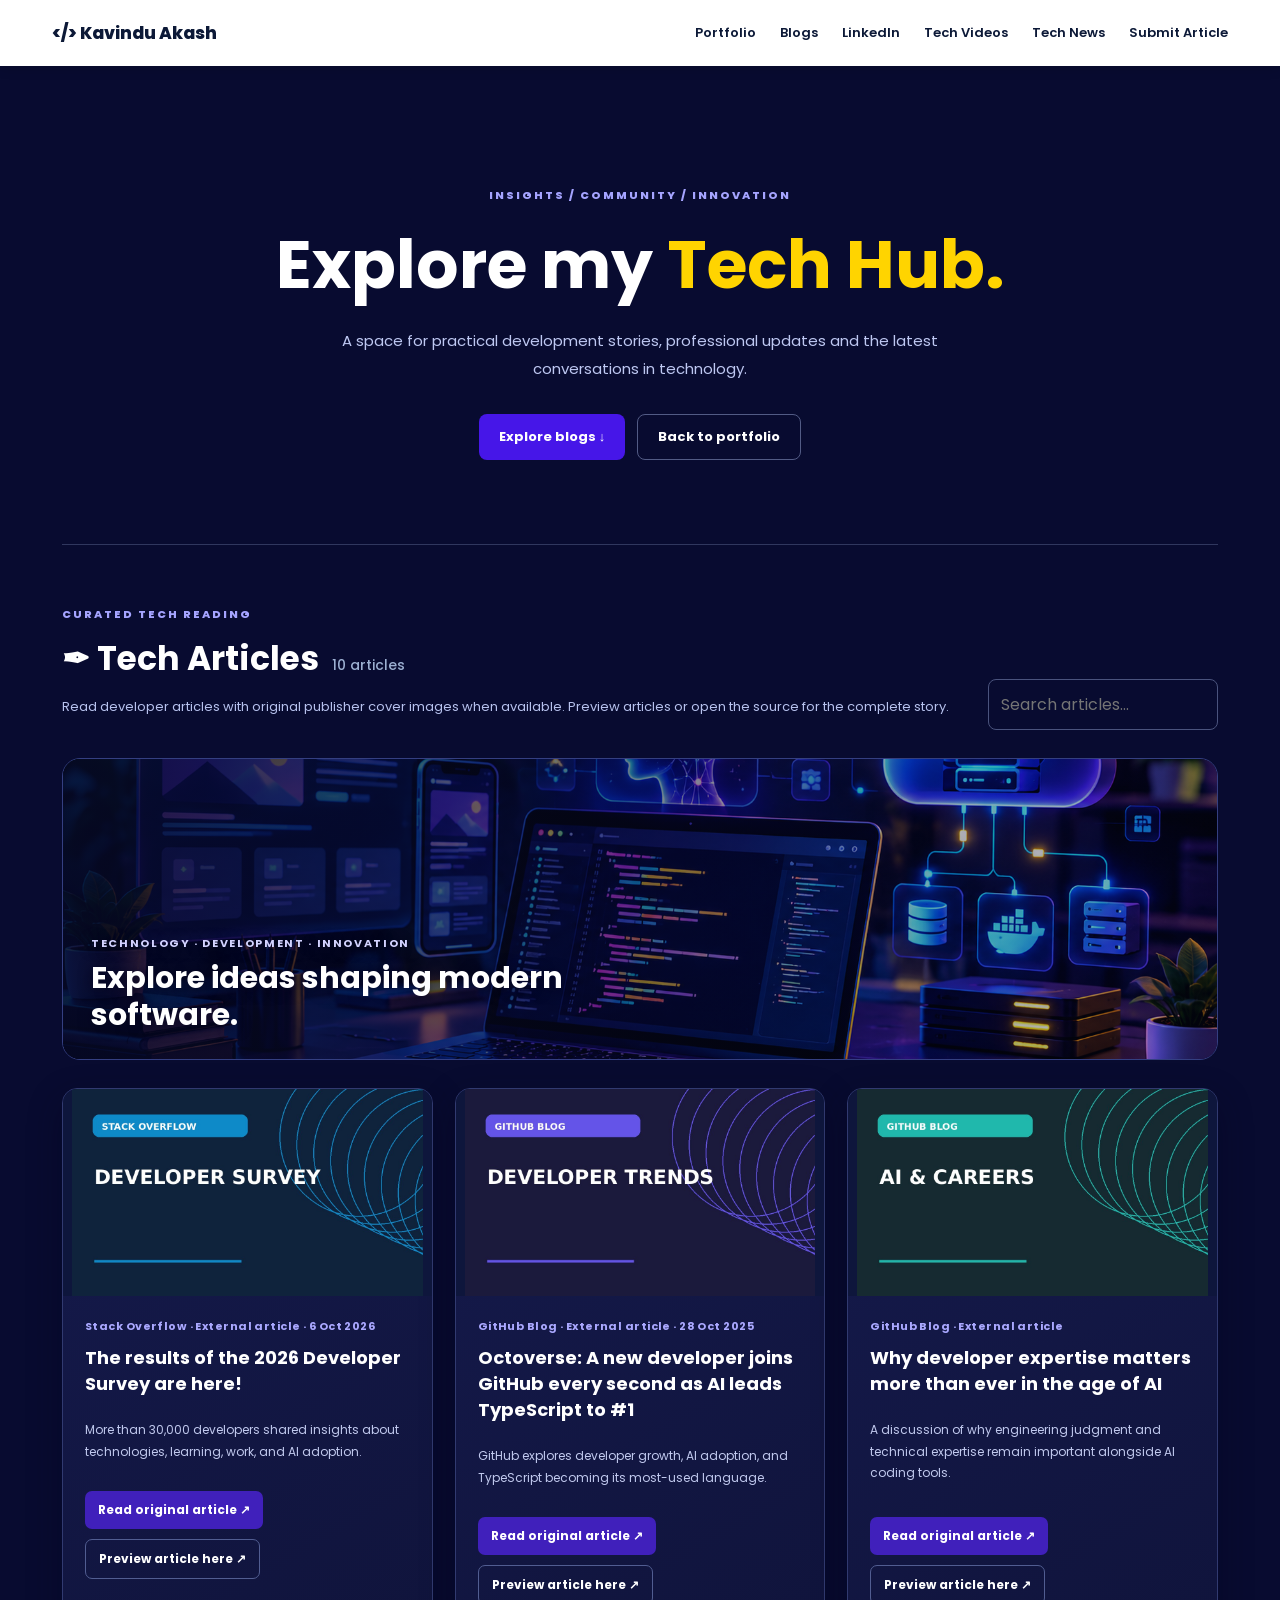
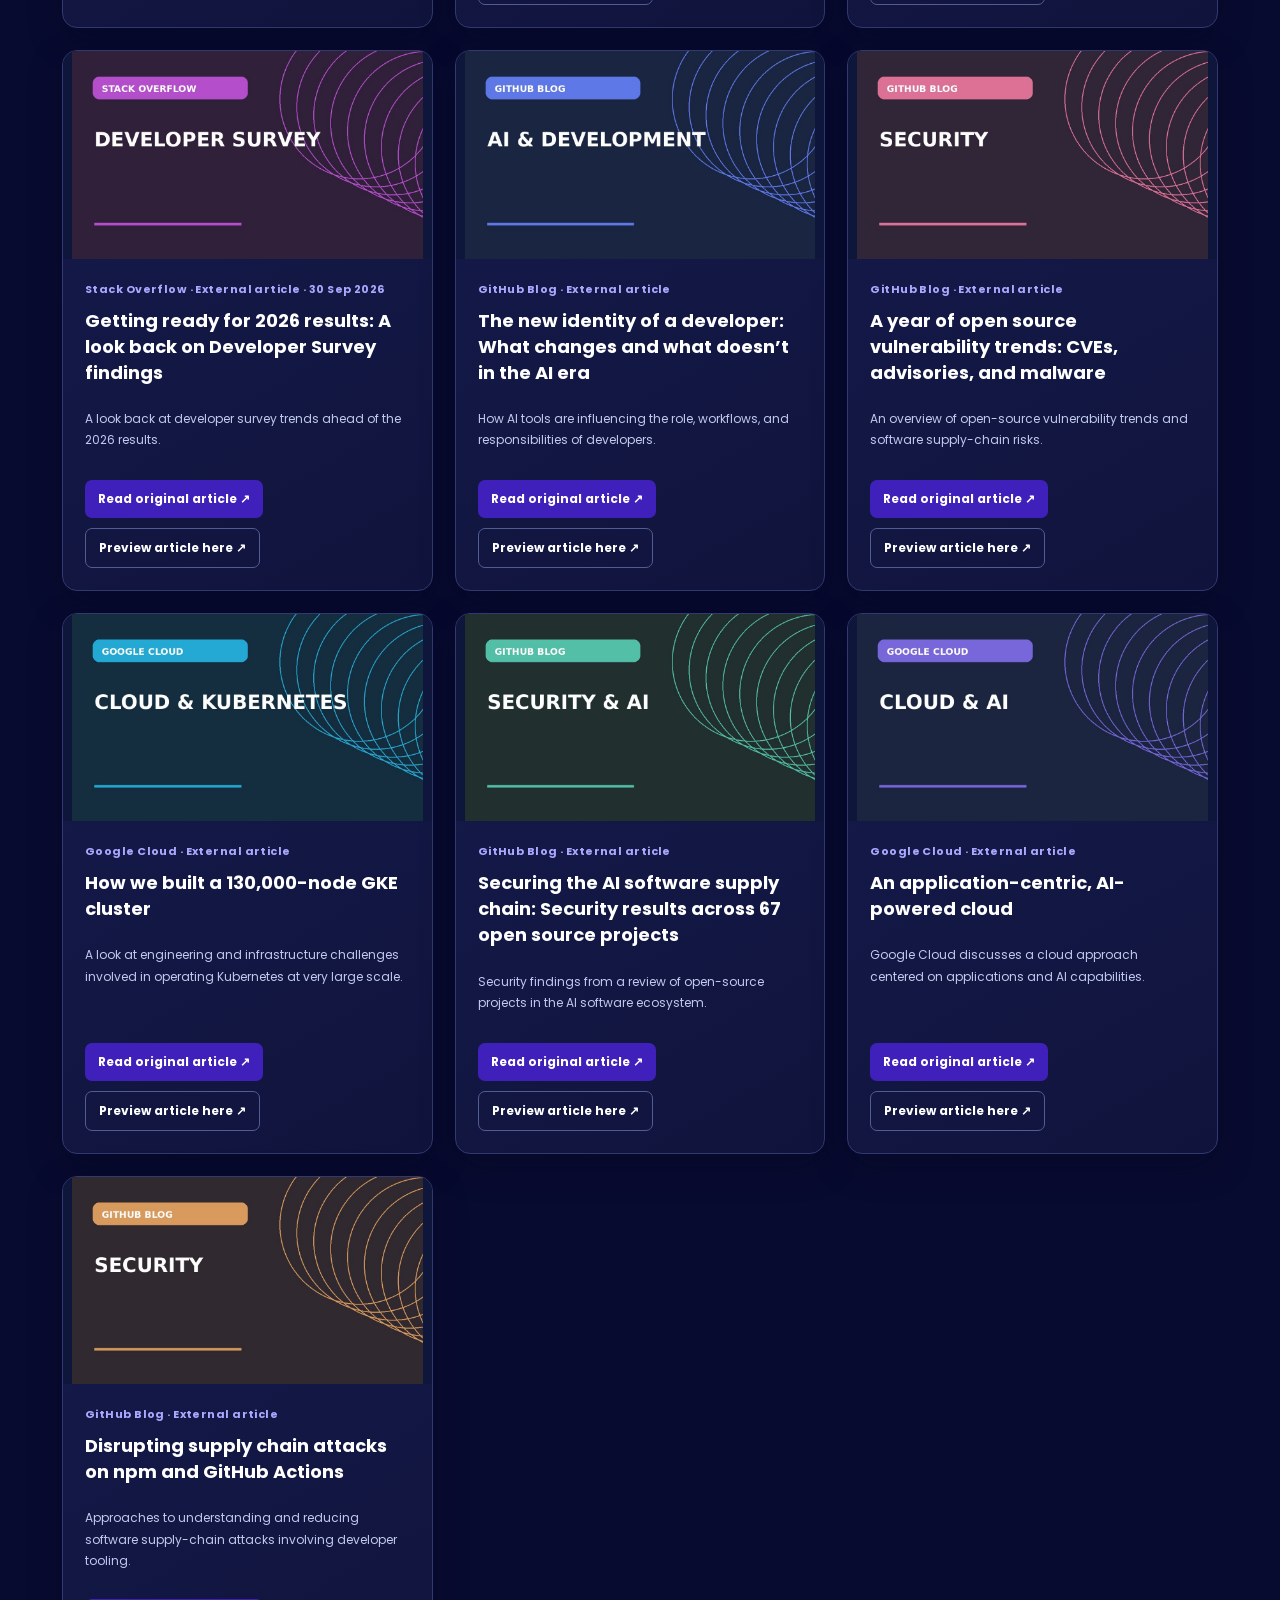
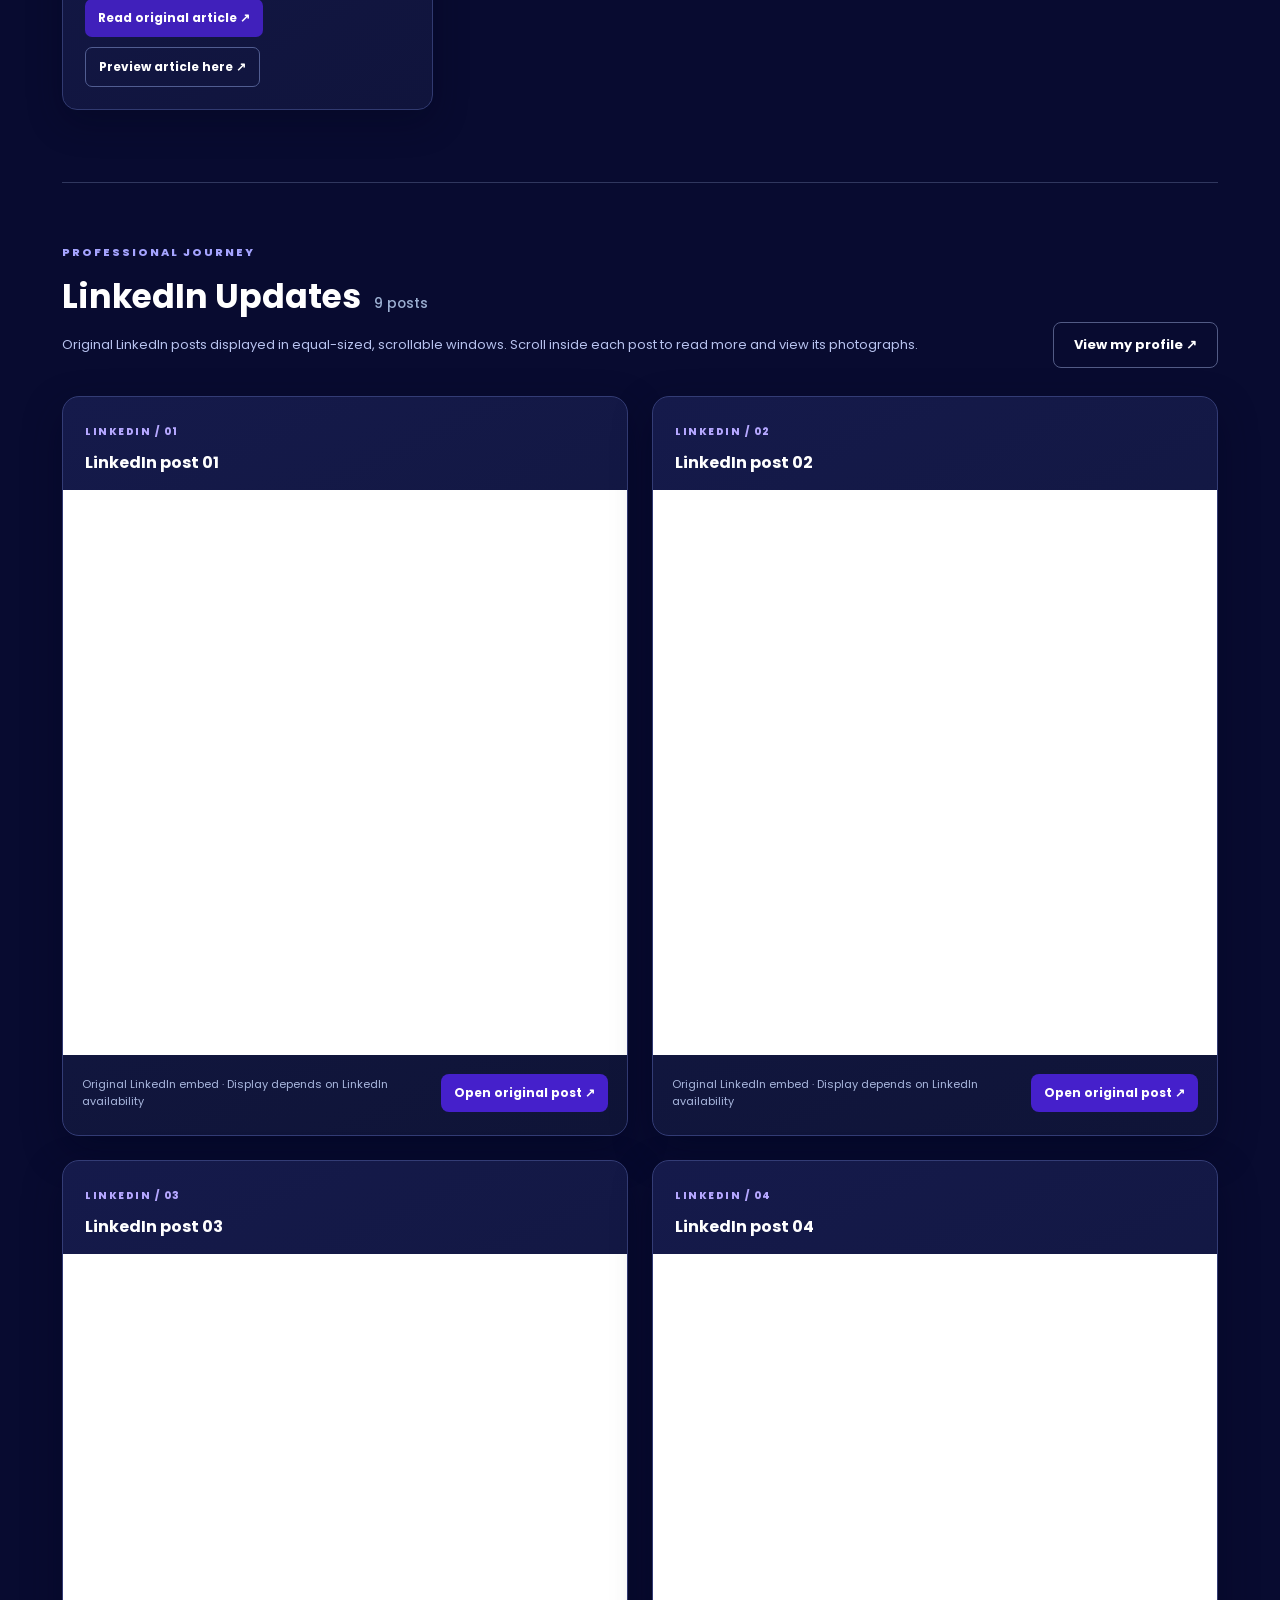
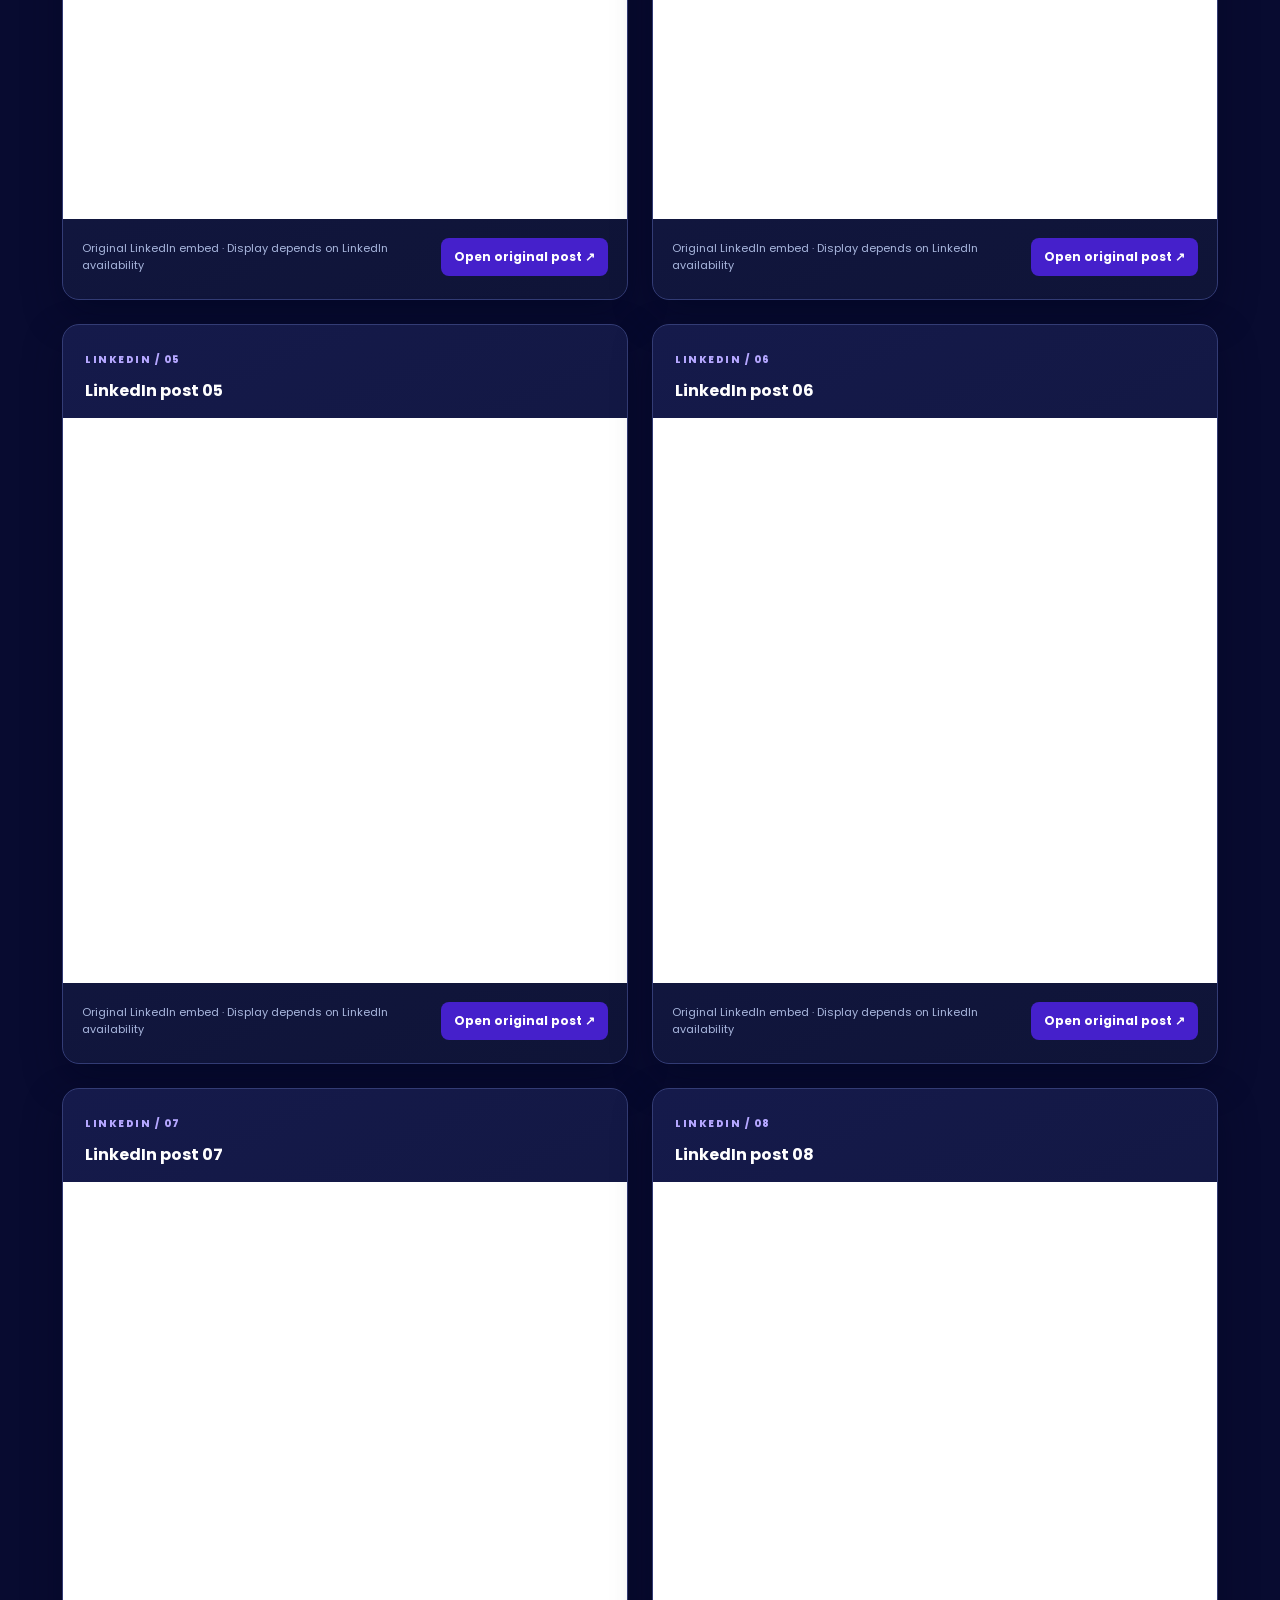
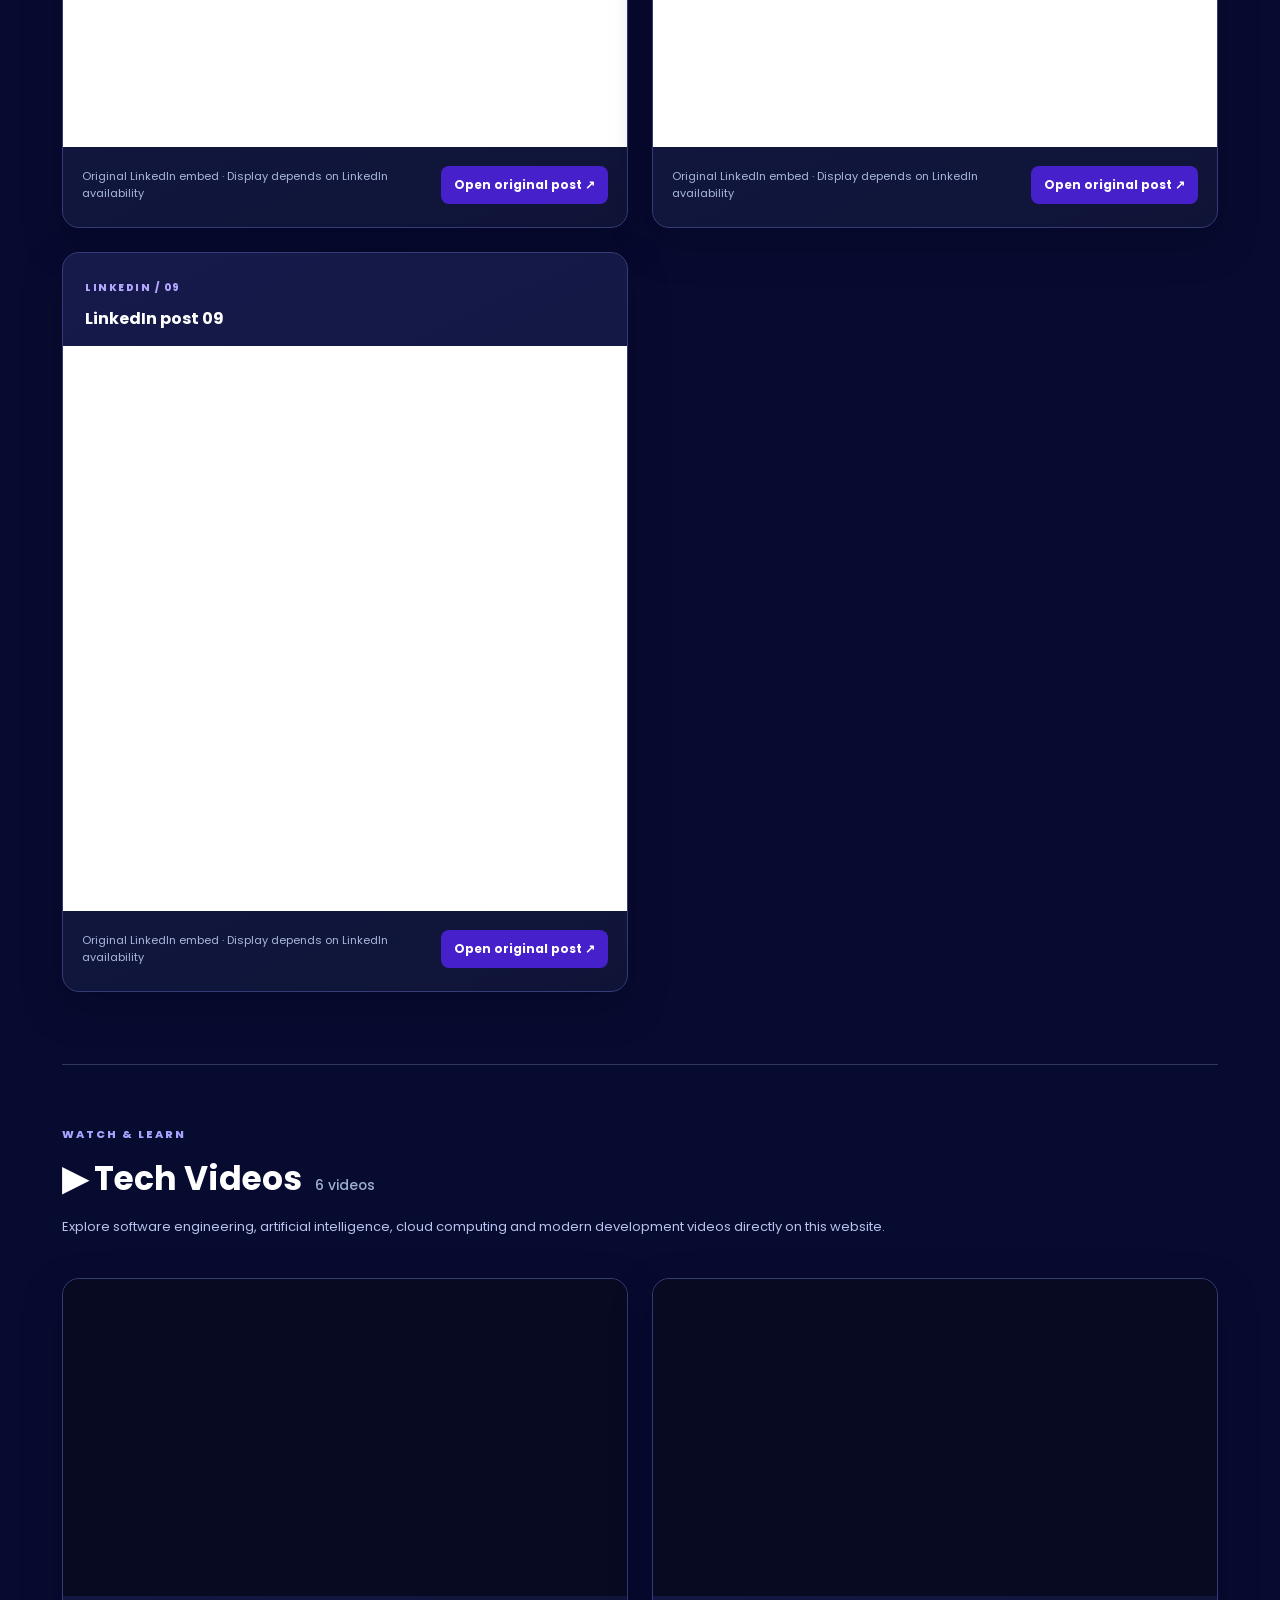
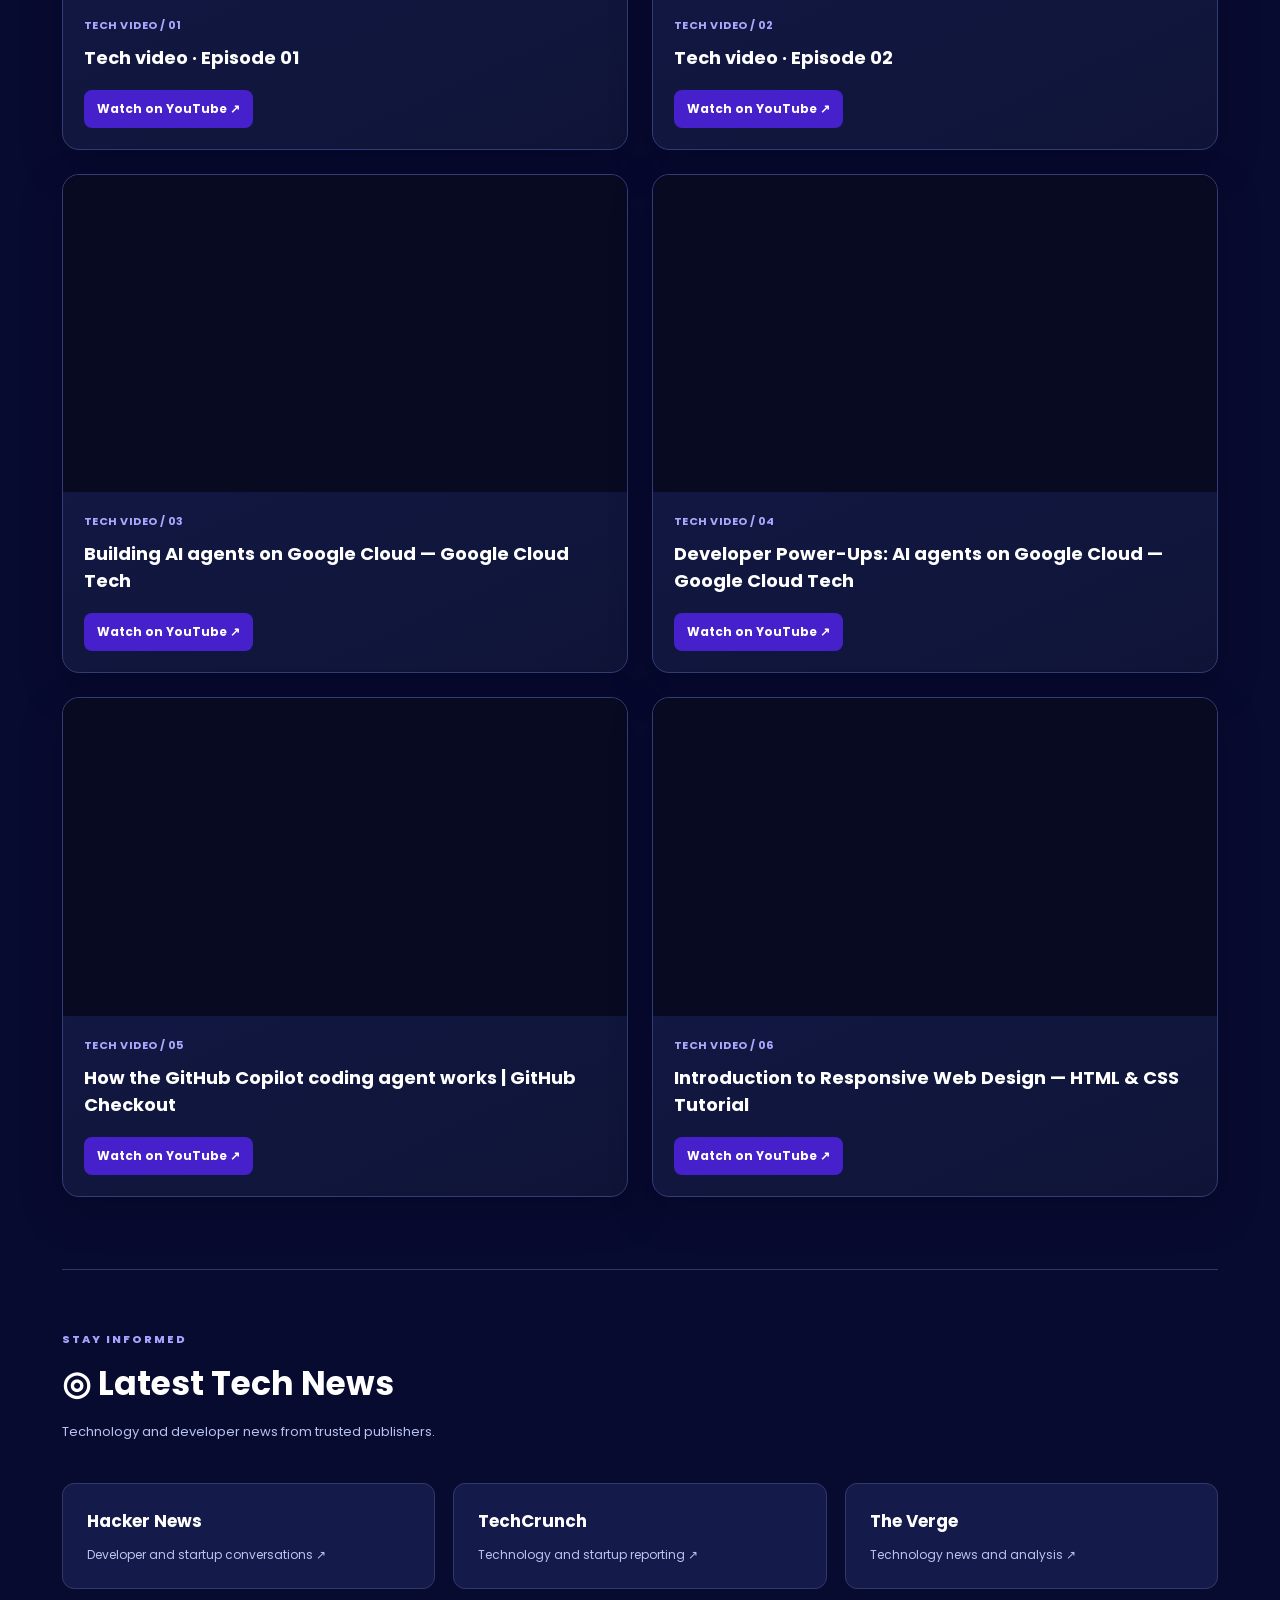
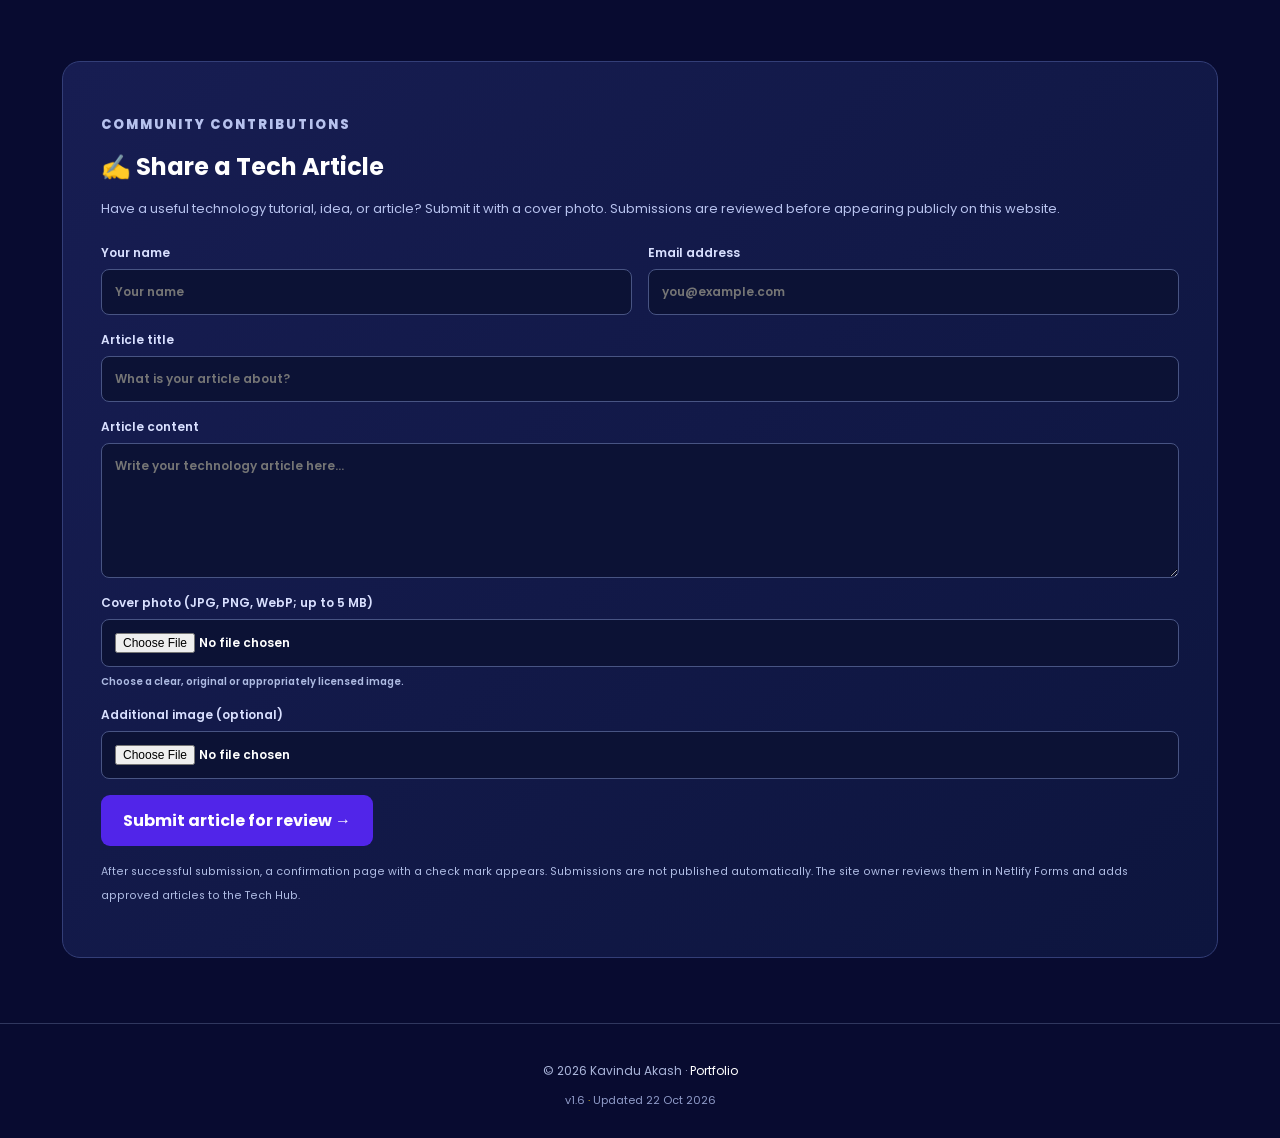
<file: tech/index.html>
<!doctype html>
<html lang="en">

<head>
  <meta charset="utf-8">
  <meta name="viewport" content="width=device-width, initial-scale=1">

  <meta
    name="description"
    content="Explore Kavindu Akash's technology articles, LinkedIn updates, YouTube videos and latest technology news."
  >

  <!-- Same favicon as the main portfolio -->
  <link
    rel="icon"
    type="image/png"
    href="/assets/images/favicon.png"
  >

  <title>Tech Hub | Kavindu Akash</title>

  <!-- Tech Hub stylesheet -->
  <link rel="stylesheet" href="style.css">

  <!-- Google Fonts -->
  <link rel="preconnect" href="https://fonts.googleapis.com">
  <link rel="preconnect" href="https://fonts.gstatic.com" crossorigin>

  <link
    href="https://fonts.googleapis.com/css2?family=Poppins:wght@400;500;600;700;800&display=swap"
    rel="stylesheet"
  >
</head>

<body>

  <!-- NAVIGATION -->
  <header class="nav">
    <div class="nav-inner">

      <a class="brand" href="/">
        &lt;/&gt; Kavindu Akash
      </a>

      <nav aria-label="Main navigation">
        <a href="/">Portfolio</a>
        <a href="#blogs">Blogs</a>
        <a href="#linkedin">LinkedIn</a>
        <a href="#videos">Tech Videos</a>
        <a href="#news">Tech News</a>
        <a href="#contribute">Submit Article</a>
      </nav>

    </div>
  </header>

  <main>

    <!-- HERO -->
    <section class="hero">

      <p class="eyebrow">
        INSIGHTS / COMMUNITY / INNOVATION
      </p>

      <h1>
        Explore my <span>Tech Hub.</span>
      </h1>

      <p class="intro">
        A space for practical development stories,
        professional updates and the latest conversations
        in technology.
      </p>

      <div class="actions">

        <a class="primary" href="#blogs">
          Explore blogs ↓
        </a>

        <a class="secondary" href="/">
          Back to portfolio
        </a>

      </div>

    </section>

    <div class="content">

      <!-- TECH ARTICLES -->
      <section class="section" id="blogs">

        <div class="section-head">

          <div>
            <p class="eyebrow">
              CURATED TECH READING
            </p>

            <h2>
              ✒ Tech Articles
              <small id="blogCount"></small>
            </h2>

            <p>
              Read developer articles with original publisher
              cover images when available. Preview articles
              or open the source for the complete story.
            </p>
          </div>

          <input
            id="blogSearch"
            type="search"
            placeholder="Search articles..."
            aria-label="Search blog articles"
          >

        </div>

        <div class="articles-banner">

          <img
            src="images/tech-illustration.png"
            alt="Software development, artificial intelligence, cloud computing and technology"
            loading="eager"
          >

          <div class="articles-banner-caption">

            <span>
              TECHNOLOGY · DEVELOPMENT · INNOVATION
            </span>

            <strong>
              Explore ideas shaping modern software.
            </strong>

          </div>

        </div>

        <div class="cards" id="blogCards"></div>

      </section>

      <!-- LINKEDIN POSTS -->
      <section class="section" id="linkedin">

        <div class="section-head">

          <div>

            <p class="eyebrow">
              PROFESSIONAL JOURNEY
            </p>

            <h2>
              LinkedIn Updates
              <small id="linkedinCount"></small>
            </h2>

            <p>
              Original LinkedIn posts displayed in equal-sized,
              scrollable windows. Scroll inside each post
              to read more and view its photographs.
            </p>

          </div>

          <a
            class="secondary"
            href="https://www.linkedin.com/in/wkavinduakash/"
            target="_blank"
            rel="noopener noreferrer"
          >
            View my profile ↗
          </a>

        </div>

        <div
          class="linkedin-feed"
          id="linkedinCards"
        ></div>

      </section>

      <!-- TECH VIDEOS -->
      <section class="section" id="videos">

        <div class="section-head">

          <div>

            <p class="eyebrow">
              WATCH & LEARN
            </p>

            <h2>
              ▶ Tech Videos
              <small id="videoCount"></small>
            </h2>

            <p>
              Explore software engineering, artificial
              intelligence, cloud computing and modern
              development videos directly on this website.
            </p>

          </div>

        </div>

        <div
          class="video-grid"
          id="videoCards"
        ></div>

      </section>

      <!-- TECH NEWS -->
      <section class="section" id="news">

        <div class="section-head">

          <div>

            <p class="eyebrow">
              STAY INFORMED
            </p>

            <h2>
              ◎ Latest Tech News
            </h2>

            <p>
              Technology and developer news from
              trusted publishers.
            </p>

          </div>

        </div>

        <div class="news-grid">

          <a
            href="https://news.ycombinator.com/"
            target="_blank"
            rel="noopener noreferrer"
          >
            <strong>Hacker News</strong>
            <span>
              Developer and startup conversations ↗
            </span>
          </a>

          <a
            href="https://techcrunch.com/"
            target="_blank"
            rel="noopener noreferrer"
          >
            <strong>TechCrunch</strong>
            <span>
              Technology and startup reporting ↗
            </span>
          </a>

          <a
            href="https://www.theverge.com/tech"
            target="_blank"
            rel="noopener noreferrer"
          >
            <strong>The Verge</strong>
            <span>
              Technology news and analysis ↗
            </span>
          </a>

        </div>

      </section>

      <!-- COMMUNITY ARTICLE SUBMISSION -->
      <section
        class="submit-section"
        id="contribute"
      >

        <p class="eyebrow">
          COMMUNITY CONTRIBUTIONS
        </p>

        <h2>
          ✍ Share a Tech Article
        </h2>

        <p>
          Have a useful technology tutorial, idea, or article?
          Submit it with a cover photo. Submissions are
          reviewed before appearing publicly on this website.
        </p>

        <form
          class="submit-form"
          name="tech-article-submission"
          method="POST"
          action="/tech/submitted.html"
          data-netlify="true"
          netlify-honeypot="bot-field"
          enctype="multipart/form-data"
        >

          <input
            type="hidden"
            name="form-name"
            value="tech-article-submission"
          >

          <p class="form-honeypot">
            <label>
              Do not fill this out
              <input name="bot-field">
            </label>
          </p>

          <label>
            Your name

            <input
              name="author"
              required
              maxlength="100"
              autocomplete="name"
              placeholder="Your name"
            >
          </label>

          <label>
            Email address

            <input
              name="email"
              type="email"
              required
              autocomplete="email"
              placeholder="you@example.com"
            >
          </label>

          <label class="wide">
            Article title

            <input
              name="title"
              required
              maxlength="180"
              placeholder="What is your article about?"
            >
          </label>

          <label class="wide">
            Article content

            <textarea
              name="article"
              required
              minlength="100"
              maxlength="20000"
              placeholder="Write your technology article here..."
            ></textarea>
          </label>

          <label class="wide">
            Cover photo (JPG, PNG, WebP; up to 5 MB)

            <input
              id="articleImage"
              name="cover-image"
              type="file"
              accept="image/jpeg,image/png,image/webp"
              required
            >

            <small id="imagePreviewLabel">
              Choose a clear, original or appropriately
              licensed image.
            </small>

            <img
              id="articleImagePreview"
              alt="Selected article cover preview"
              hidden
              style="max-width:100%;max-height:320px;object-fit:contain;border-radius:10px"
            >
          </label>

          <label class="wide">
            Additional image (optional)

            <input
              name="extra-image"
              type="file"
              accept="image/jpeg,image/png,image/webp"
            >
          </label>

          <div class="wide">

            <button type="submit">
              Submit article for review →
            </button>

            <p class="submission-note">
              <small>
                After successful submission, a confirmation
                page with a check mark appears.

                Submissions are not published automatically.
                The site owner reviews them in Netlify Forms
                and adds approved articles to the Tech Hub.
              </small>
            </p>

          </div>

        </form>

      </section>

    </div>

  </main>

  <!-- FOOTER -->
  <footer>

    <p>
      © 2026 Kavindu Akash ·
      <a href="/">Portfolio</a>
    </p>

    <p class="version">
      v1.6 <span>·</span> Updated 22 Oct 2026
    </p>

  </footer>

  <!-- IMAGE GALLERY -->
  <dialog id="gallery">

    <button
      id="closeGallery"
      aria-label="Close image gallery"
    >
      ×
    </button>

    <img
      id="galleryImage"
      alt="Blog gallery image"
    >

    <div class="gallery-actions">

      <button id="previousImage">
        ← Previous
      </button>

      <span id="galleryCount"></span>

      <button id="nextImage">
        Next →
      </button>

    </div>

  </dialog>

  <!-- JAVASCRIPT -->
  <script src="script.js" defer></script>

</body>
</html>
</file>
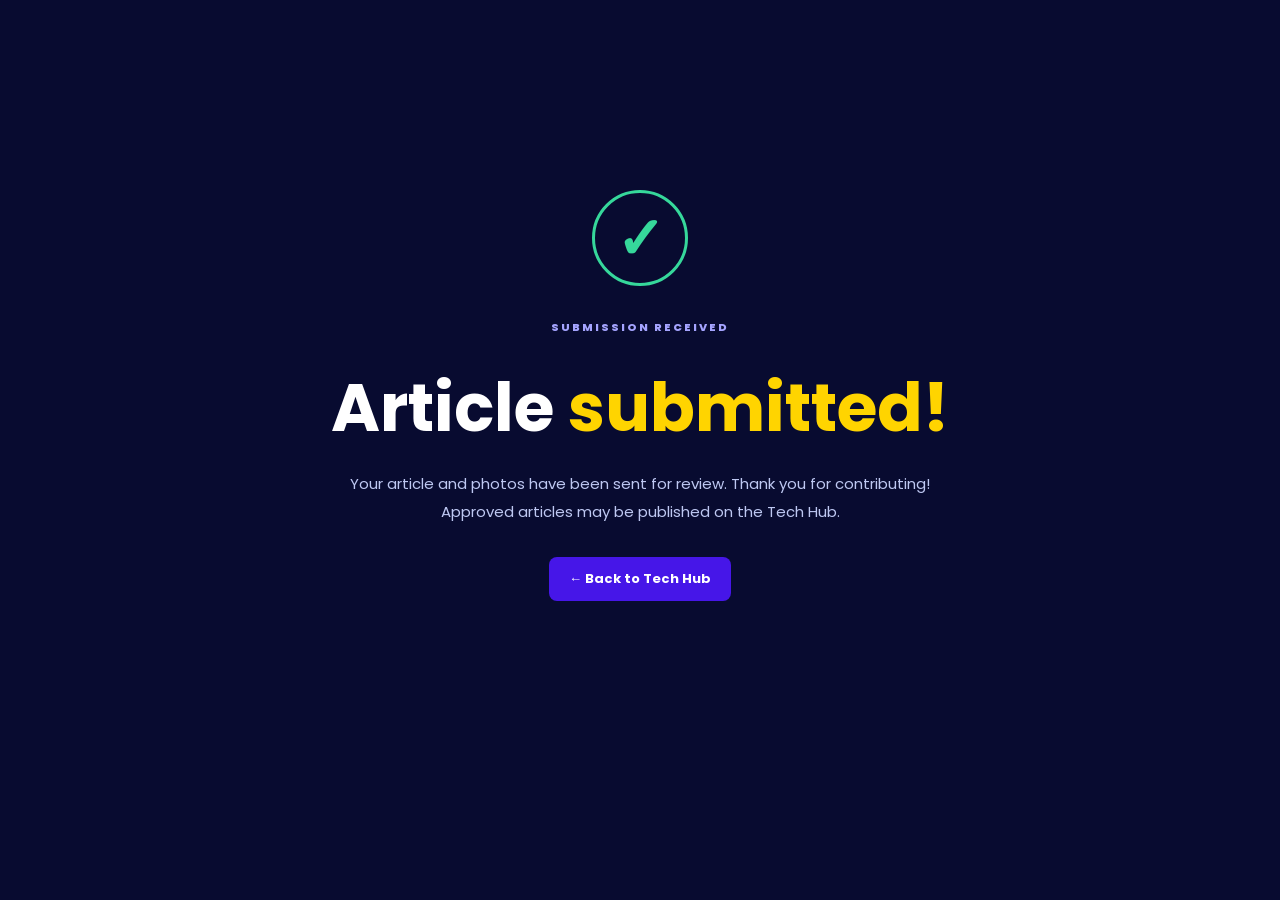
<file: tech/submitted.html>
<!doctype html><html lang="en"><head><meta charset="utf-8"><meta name="viewport" content="width=device-width,initial-scale=1"><title>Submission received | Tech Hub</title><link rel="stylesheet" href="style.css"><link rel="preconnect" href="https://fonts.googleapis.com"><link href="https://fonts.googleapis.com/css2?family=Poppins:wght@400;500;600;700&display=swap" rel="stylesheet"></head><body><main class="hero" style="min-height:85vh;display:flex;flex-direction:column;align-items:center;justify-content:center"><div aria-hidden="true" style="width:96px;height:96px;display:grid;place-items:center;border:3px solid #36d89b;border-radius:50%;color:#36d89b;font-size:58px;font-weight:700;margin-bottom:22px">✓</div><p class="eyebrow">SUBMISSION RECEIVED</p><h1>Article <span>submitted!</span></h1><p class="intro" role="status">Your article and photos have been sent for review. Thank you for contributing! Approved articles may be published on the Tech Hub.</p><div class="actions"><a class="primary" href="/tech/">← Back to Tech Hub</a></div></main></body></html>
</file>
<file: tech/style.css>
*{box-sizing:border-box}html{scroll-behavior:smooth}body{margin:0;background:#080b30;color:#fff;font-family:Poppins,Arial,sans-serif}a{color:inherit;text-decoration:none}button,input{font:inherit}.nav{position:sticky;top:0;z-index:5;background:#fff;color:#0c1937;box-shadow:0 2px 12px #0002}.nav-inner{max-width:1220px;margin:auto;min-height:66px;padding:12px 22px;display:flex;align-items:center;justify-content:space-between;gap:20px}.brand{font-size:17px;font-weight:800;white-space:nowrap}.nav nav{display:flex;flex-wrap:wrap;gap:24px;font-size:13px;font-weight:600}.nav a:hover{color:#4b18e8}.hero{padding:110px 20px 84px;text-align:center;max-width:1180px;margin:auto}.eyebrow{color:#a5a4ff;letter-spacing:2px;font-size:11px;font-weight:800}.hero h1{font-size:clamp(34px,5.2vw,68px);line-height:1.18;margin:22px 0}.hero h1 span{color:#ffd400}.intro{color:#bec8f2;font-size:15px;line-height:1.9;max-width:610px;margin:0 auto}.actions{display:flex;justify-content:center;gap:12px;flex-wrap:wrap;margin-top:30px}.primary,.secondary{display:inline-flex;align-items:center;justify-content:center;padding:12px 20px;border-radius:8px;font-weight:700;font-size:13px}.primary{background:#4616e8}.secondary{border:1px solid #525b85}.primary:hover{background:#623bff}.secondary:hover{border-color:#a3a3ff}.content{max-width:1200px;padding:0 22px;margin:auto}.section{border-top:1px solid #30375e;padding:50px 0 72px;scroll-margin-top:80px}.section-head{display:flex;justify-content:space-between;align-items:end;gap:25px;margin-bottom:28px}.section-head h2{font-size:clamp(24px,3vw,33px);margin:10px 0}.section-head p:not(.eyebrow){color:#b7c2ee;font-size:13px}input{background:transparent;border:1px solid #4a537d;border-radius:8px;padding:12px;color:white;width:230px;max-width:100%;text-transform:none}.cards{display:grid;grid-template-columns:repeat(3,minmax(0,1fr));gap:22px}.blog-card{border:1px solid #313a70;background:linear-gradient(150deg,#151a4c,#10143c);border-radius:15px;overflow:hidden;min-width:0;transition:transform .2s,border-color .2s}.blog-card:hover{transform:translateY(-5px);border-color:#7167ff}.cover{position:relative;aspect-ratio:16/10;background:#24295b;overflow:hidden}.cover img{width:100%;height:100%;object-fit:cover;display:block}.image-count{position:absolute;right:12px;bottom:12px;padding:6px 10px;border-radius:7px;background:#080b30d9;font-size:11px}.card-body{padding:22px}.card-meta{font-size:11px;color:#aaa8ff;letter-spacing:.04em;font-weight:700}.card-body h3{font-size:18px;line-height:1.45;margin:10px 0}.card-body p{color:#c1c9ee;font-size:12px;line-height:1.8;min-height:45px}.card-actions{display:flex;gap:10px;flex-wrap:wrap;margin-top:20px}.card-actions a,.card-actions button{background:#4020bb;border:0;border-radius:7px;color:#fff;padding:10px 13px;cursor:pointer;font-size:12px;font-weight:700}.card-actions .outline{background:transparent;border:1px solid #515d91}.empty{grid-column:1/-1;border:1px dashed #4b5384;padding:30px;border-radius:10px;color:#c0c9ee}.news-grid{display:grid;grid-template-columns:repeat(3,minmax(0,1fr));gap:18px}.news-grid a{background:#141a49;border:1px solid #303968;padding:24px;border-radius:12px;display:flex;flex-direction:column;gap:12px}.news-grid strong{font-size:17px}.news-grid span{font-size:12px;color:#b9c5ee}footer{text-align:center;border-top:1px solid #30375e;padding:26px 15px 18px;color:#aab5da;font-size:12px}footer a{color:#fff}.version{font-size:11px;color:#909cc9}.version span{color:#ffd400}dialog{background:#101538;color:#fff;border:1px solid #5a5f93;border-radius:15px;max-width:min(950px,94vw);width:100%;padding:40px 16px 15px}dialog::backdrop{background:#000b}dialog img{width:100%;max-height:70vh;object-fit:contain}#closeGallery{position:absolute;right:10px;top:5px;background:none;color:white;border:0;font-size:32px;cursor:pointer}.gallery-actions{display:flex;justify-content:space-between;align-items:center;gap:10px;margin-top:12px}.gallery-actions button{background:#4020bb;border:0;color:white;padding:10px;border-radius:6px;cursor:pointer}@media(max-width:850px){.cards,.news-grid{grid-template-columns:repeat(2,minmax(0,1fr))}.hero{padding:85px 20px 65px}}@media(max-width:600px){.nav-inner{align-items:flex-start;flex-direction:column}.nav nav{gap:15px;font-size:12px}.cards,.news-grid{grid-template-columns:1fr}.section-head{align-items:stretch;flex-direction:column}.section-head input{width:100%}.hero{padding:70px 18px}.content{padding:0 16px}.section{padding:36px 0 50px}}@media(prefers-reduced-motion:reduce){html{scroll-behavior:auto}*{transition:none!important}}
/* Graduation post: large photo and readable full text */
#linkedinCards{grid-template-columns:minmax(0,750px);justify-content:center}
#linkedinCards .cover{aspect-ratio:16/10;height:auto}
#linkedinCards .cover img{object-fit:cover;object-position:center}
#linkedinCards .card-body{padding:clamp(20px,3vw,34px)}
#linkedinCards .card-body p{font-size:14px;line-height:1.9;min-height:0;white-space:pre-line;text-transform:none}
#linkedinCards .post-hashtags{font-size:12px;color:#a9a6ff;overflow-wrap:anywhere;margin-top:16px}

/* v0.4: editorial cards and image-first presentation */
#blogCards{grid-template-columns:repeat(3,minmax(0,1fr))}
#blogCards .blog-card:first-child{grid-column:span 2;display:grid;grid-template-columns:1.1fr 1fr}
#blogCards .blog-card:first-child .cover{height:100%;aspect-ratio:auto;min-height:300px}
#blogCards .blog-card:first-child .card-body{display:flex;flex-direction:column;justify-content:center}
.blog-card{box-shadow:0 12px 35px #03071c55}.cover img{transition:transform .35s ease}.blog-card:hover .cover img{transform:scale(1.045)}
.source-note{font-size:10px!important;color:#909cce!important;min-height:0!important;margin:6px 0 0}
#linkedinCards .blog-card{max-width:780px;width:100%;margin:auto}#linkedinCards .card-body p{white-space:pre-line}
@media(max-width:850px){#blogCards{grid-template-columns:repeat(2,minmax(0,1fr))}#blogCards .blog-card:first-child{grid-column:span 2}}
@media(max-width:600px){#blogCards{grid-template-columns:1fr}#blogCards .blog-card:first-child{grid-column:auto;display:block}#blogCards .blog-card:first-child .cover{height:auto;min-height:0;aspect-ratio:16/10}}

/* v0.5 cards and previews */
.section-head h2 small{font-size:.42em;font-weight:500;color:#9cb0d2;white-space:nowrap;margin-left:.4rem}.preview-notice{font-size:.75rem!important;color:#a8c6e6!important;border-left:2px solid #4f91d7;padding-left:.65rem}.linkedin-card .cover{background:#10243a}.linkedin-card .cover img{object-fit:cover}.blog-card .cover img{width:100%;height:100%;object-fit:cover}.blog-card{overflow:hidden;transition:transform .2s ease,box-shadow .2s ease}.blog-card:hover{transform:translateY(-4px);box-shadow:0 18px 48px #0004}.post-hashtags{overflow-wrap:anywhere;font-size:.76rem!important;color:#82afea!important}#linkedinCards{grid-template-columns:repeat(auto-fit,minmax(min(100%,310px),1fr))}@media(max-width:650px){.section-head h2 small{display:block;margin:.5rem 0 0}.blog-card:hover{transform:none}}

/* Display the publisher-hosted original LinkedIn media via official embeds. */
.linkedin-card.has-embed .cover{height:auto;min-height:430px;background:#fff;overflow:hidden;border-radius:16px 16px 0 0}
.linkedin-embed{display:block;width:100%;height:540px;border:0;background:#fff}
.linkedin-card.has-embed .card-body{padding-top:18px}
@media(max-width:640px){.linkedin-embed{height:490px}.linkedin-card.has-embed .cover{min-height:380px}}

/* v0.7: readable blog-style LinkedIn articles, no sign-in iframe */
#linkedinCards{display:grid;grid-template-columns:repeat(2,minmax(0,1fr));gap:24px;align-items:start}
#linkedinCards .blog-card{width:100%;max-width:none;margin:0}
#linkedinCards .cover{height:auto;aspect-ratio:auto;min-height:0;background:#101a39;display:flex;align-items:center;justify-content:center}
#linkedinCards .cover img{display:block;width:100%;height:auto;max-height:none;object-fit:contain;object-position:center;transform:none!important}
#linkedinCards .card-body{padding:24px}
#linkedinCards .card-body p{font-size:13px;line-height:1.75}
#linkedinCards .card-body h3{font-size:19px}
@media(max-width:760px){#linkedinCards{grid-template-columns:1fr}#linkedinCards .card-body{padding:19px}}

/* v0.8: preserve complete, uncropped post images at their natural aspect ratio */
#linkedinCards .cover,#blogCards .cover{height:auto;aspect-ratio:auto;min-height:0;overflow:visible;display:block;background:#0c1233}
#linkedinCards .cover img,#blogCards .cover img{width:100%;height:auto;max-height:none;object-fit:contain;display:block;transform:none!important}
#blogCards .blog-card:first-child{grid-column:auto;display:block}#blogCards .blog-card:first-child .cover{min-height:0;height:auto;aspect-ratio:auto}
#linkedinCards .blog-card{max-width:none}.blog-card .cover{cursor:zoom-in}
.submit-section{background:linear-gradient(135deg,#171d52,#0d153e);border:1px solid #333e77;border-radius:18px;padding:clamp(20px,4vw,38px);margin-bottom:65px}.submit-section h2{margin:0 0 10px}.submit-section p{color:#b7c2ee;font-size:13px;line-height:1.8}.submit-form{display:grid;grid-template-columns:1fr 1fr;gap:16px;margin-top:24px}.submit-form label{display:flex;flex-direction:column;gap:7px;font-size:12px;font-weight:600;color:#d9e0ff}.submit-form input,.submit-form textarea{background:#0c1235;border:1px solid #485483;border-radius:8px;color:#fff;padding:13px;width:100%;font:inherit}.submit-form textarea{min-height:135px;resize:vertical}.submit-form .wide{grid-column:1/-1}.submit-form button{background:#5125e9;color:#fff;border:0;border-radius:9px;padding:13px 22px;font-weight:700;cursor:pointer}.submit-form small{color:#aebbe3}.form-honeypot{position:absolute;left:-9999px}@media(max-width:650px){.submit-form{grid-template-columns:1fr}}

/* v0.9: use only verified post photos; never replace unavailable originals with illustrations */
#linkedinCards .cover.no-photo{min-height:110px;display:flex;align-items:center;justify-content:center;cursor:default;background:#101631}
.image-unavailable{padding:28px 18px;text-align:center;font-size:13px;color:#a9b7df}
#linkedinCards .cover.click-gallery{cursor:zoom-in}
#linkedinCards .cover.click-gallery:focus-visible{outline:3px solid #ffdc4d;outline-offset:-3px}
#linkedinCards .cover img{width:100%;height:auto;object-fit:contain;max-height:none}

/* v1.0: real post images remain uncropped; official LinkedIn previews where no local image exists */
#linkedinCards .linkedin-card.has-embed .cover{display:flex;flex-direction:column;overflow:hidden;min-height:0;background:#fff}
#linkedinCards .linkedin-card.has-embed .linkedin-embed{display:block;width:100%;height:620px;border:0;background:#fff}
#linkedinCards .embed-help{background:#121a42;color:#d6dfff;font-size:11px;line-height:1.5;padding:10px 15px;text-align:center;width:100%}
#linkedinCards .linkedin-card .cover img{width:100%;height:auto;max-height:none;object-fit:contain;transform:none!important}
@media(max-width:600px){#linkedinCards .linkedin-card.has-embed .linkedin-embed{height:520px}}

/* v1.3: clean original LinkedIn embeds and responsive video player */
.linkedin-feed{display:grid;grid-template-columns:repeat(2,minmax(0,1fr));gap:24px;align-items:start}
.embed-card,.video-card{min-width:0;background:linear-gradient(155deg,#151a4b,#0f1437);border:1px solid #333c75;border-radius:17px;overflow:hidden;box-shadow:0 15px 38px #03061e66}
.embed-heading{padding:20px 22px 15px}.embed-heading h3{font-size:16px;margin:8px 0 0;font-weight:650}.embed-number{font-size:10px;color:#b5a7ff;letter-spacing:1.5px;font-weight:800}
.embed-frame-wrap{background:#fff;width:100%;overflow:hidden}.embed-frame-wrap iframe{display:block;width:100%;border:0;background:#fff;max-width:100%}
.embed-footer{padding:15px 19px 19px;display:flex;align-items:center;justify-content:space-between;gap:14px;flex-wrap:wrap}.embed-footer span{font-size:11px;color:#a9b7de;max-width:310px;line-height:1.5}.embed-footer a,.video-info a{font-size:12px;color:#fff;font-weight:700;background:#4520cb;border-radius:8px;padding:10px 13px;display:inline-flex}
.video-grid{display:grid;grid-template-columns:repeat(2,minmax(0,1fr));gap:24px}.video-player{width:100%;aspect-ratio:16/9;background:#070a20}.video-player iframe{width:100%;height:100%;border:0;display:block}.video-info{padding:21px}.video-info h3{font-size:18px;margin:10px 0 19px}
@media(max-width:850px){.linkedin-feed{grid-template-columns:1fr;max-width:580px;margin:auto}}@media(max-width:700px){.video-grid{grid-template-columns:1fr}.embed-heading{padding:17px}.embed-footer{padding:14px}.video-info{padding:18px}}

/* v1.4: uniform LinkedIn panels, native vertical scroll, no clipped post content */
.linkedin-feed{align-items:stretch}
.embed-card{display:flex;flex-direction:column;height:760px;min-height:0}
.embed-heading{flex:none;min-height:88px}
.embed-frame-wrap{height:auto;flex:1;min-height:0;overflow-y:auto;overflow-x:hidden;overscroll-behavior:contain;scrollbar-width:thin;scrollbar-color:#7566d9 #e7e9f4;-webkit-overflow-scrolling:touch}
.embed-frame-wrap iframe{width:100%;min-width:0;display:block;border:0;max-width:100%;background:white}
.embed-footer{flex:none;min-height:80px}
.article-preview-button{cursor:pointer;border:1px solid #6556a9;background:#1c235b;color:#fff;border-radius:8px;padding:10px 13px;font:inherit;font-size:12px;font-weight:700}
.article-preview-panel{width:100%;margin-top:14px;border:1px solid #3b447c;border-radius:12px;overflow:hidden;background:#0e1538}
.article-preview-panel[hidden]{display:none}
.article-preview-hint{font-size:11px!important;padding:11px 13px;margin:0!important;color:#b8c3ec!important}
.article-preview-panel iframe{width:100%;height:440px;display:block;background:white;border:0}
@media(max-width:700px){.embed-card{height:690px}.embed-heading{min-height:82px}.embed-footer{min-height:88px}}

/* v1.5: original publisher cover images and fully responsive layout */
html,body{max-width:100%;overflow-x:clip}
.nav-inner,.content,.section,.cards,.linkedin-feed,.video-grid{min-width:0}
.nav nav{row-gap:8px}
#blogCards .blog-card{display:flex;flex-direction:column}
#blogCards .blog-card .cover{aspect-ratio:16/9!important;height:auto!important;min-height:0!important;overflow:hidden!important;background:#0e163c}
#blogCards .blog-card .cover img{width:100%;height:100%;aspect-ratio:16/9;object-fit:contain!important;transform:none!important}
#blogCards .blog-card .card-body{display:flex;flex-direction:column;flex:1;min-width:0}
#blogCards .blog-card .card-actions{margin-top:auto;padding-top:15px}
#blogCards .blog-card h3{overflow-wrap:anywhere}
#blogCards .blog-card .card-meta{overflow-wrap:anywhere}
#blogCards .blog-card .publisher-cover{background:#11162c}
#blogCards .blog-card .publisher-cover img{object-fit:contain!important}
.article-preview-panel iframe{height:min(65vh,600px)}
.embed-card{height:740px}
.embed-frame-wrap{overscroll-behavior:contain;scrollbar-gutter:stable}
.video-card{height:100%;display:flex;flex-direction:column}
.video-info{flex:1;display:flex;flex-direction:column;align-items:flex-start}
.video-info a{margin-top:auto}
.video-player{flex:none}
@media(max-width:950px){.nav-inner{flex-direction:column;align-items:flex-start}.nav nav{gap:12px 20px}.cards{grid-template-columns:repeat(2,minmax(0,1fr))}}
@media(max-width:650px){.nav-inner{padding:12px 16px}.nav nav{gap:10px 15px;font-size:11px}.cards,#blogCards,.linkedin-feed,.video-grid,.news-grid{grid-template-columns:minmax(0,1fr)!important}.section-head{align-items:stretch}.section-head input{width:100%}.embed-card{height:min(740px,78svh);min-height:480px}.embed-heading{min-height:0}.embed-footer{min-height:0}.hero{padding:60px 16px 58px}.content{padding-inline:15px}.submit-section{padding:20px 15px}.submit-form{grid-template-columns:minmax(0,1fr)}.submit-form .wide{grid-column:auto}.card-body{padding:18px}}
@media(max-width:900px) and (orientation:landscape){.hero{padding:40px 18px}.embed-card{height:620px}.section{padding-block:32px}}

/* v1.6: illustrated Tech Articles heading and accessible form confirmation */
.articles-banner{position:relative;overflow:hidden;border:1px solid #343f81;border-radius:18px;margin:0 0 28px;background:#0d1745;isolation:isolate;min-height:180px}
.articles-banner img{width:100%;height:clamp(185px,25vw,300px);display:block;object-fit:cover;object-position:center}
.articles-banner::after{content:"";position:absolute;inset:0;background:linear-gradient(90deg,rgba(6,9,37,.88),rgba(6,9,37,.32) 78%);pointer-events:none}
.articles-banner-caption{position:absolute;z-index:1;inset:auto auto 24px 28px;max-width:min(540px,calc(100% - 48px));display:grid;gap:8px;text-shadow:0 2px 14px #05051e}
.articles-banner-caption span{font-size:11px;letter-spacing:.15em;color:#d2d2ff;font-weight:700}
.articles-banner-caption strong{font-size:clamp(18px,2.6vw,30px);line-height:1.25}
.submit-form button[type=submit]:disabled{opacity:.65;cursor:wait}
@media(max-width:600px){.articles-banner img{height:190px}.articles-banner-caption{left:17px;bottom:17px}.articles-banner-caption span{font-size:9px}}

/* Hide Recents empty-state message */
.recents-empty,
.recents-placeholder,
.recents-no-images {
    display: none !important;
}
</file>
